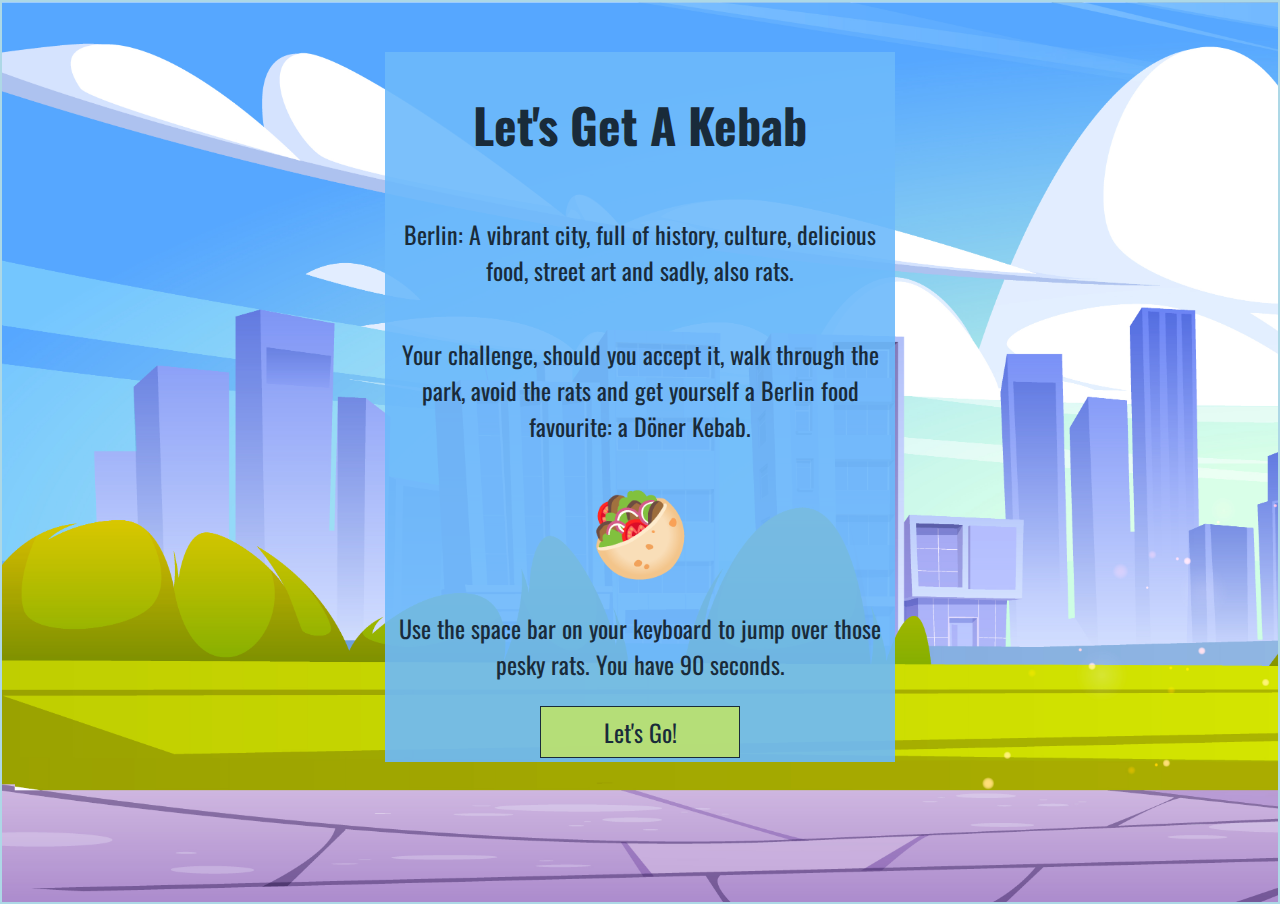
<file: index.html>
<!DOCTYPE html>
<html lang="en">
  <head>
    <meta charset="UTF-8" />
    <meta http-equiv="X-UA-Compatible" content="IE=edge" />
    <meta name="viewport" content="width=device-width, initial-scale=1.0" />
    <title>Let's Get A Kebab</title>
    <link rel="stylesheet" href="./styles/index-style.css" />
    <link rel="preconnect" href="https://fonts.googleapis.com" />
    <link rel="preconnect" href="https://fonts.gstatic.com" crossorigin />
    <link
      href="https://fonts.googleapis.com/css2?family=Alexandria:wght@200&family=Oswald:wght@300;400&display=swap"
      rel="stylesheet"
    />
  </head>
  <body>
    <section id="homepage">
      <div id="gameIntro">
        <h1>Let's Get A Kebab</h1>
        <p id="intro">
          Berlin: A vibrant city, full of history, culture, delicious food,
          street art and sadly, also rats.
        </p>

        <p>
          Your challenge, should you accept it, walk through the park, avoid the
          rats and get yourself a Berlin food favourite: a Döner Kebab.
        </p>
        <span>&#129369;</span>
        <p id="instructions">
          Use the space bar on your keyboard to jump over those pesky rats. You
          have 90 seconds.
        </p>
        <a href="gameboard.html">
          <button id="startBtn">Let's Go!</button>
        </a>
      </div>
    </section>

    <script src="./scripts/main.js"></script>
  </body>
</html>
</file>
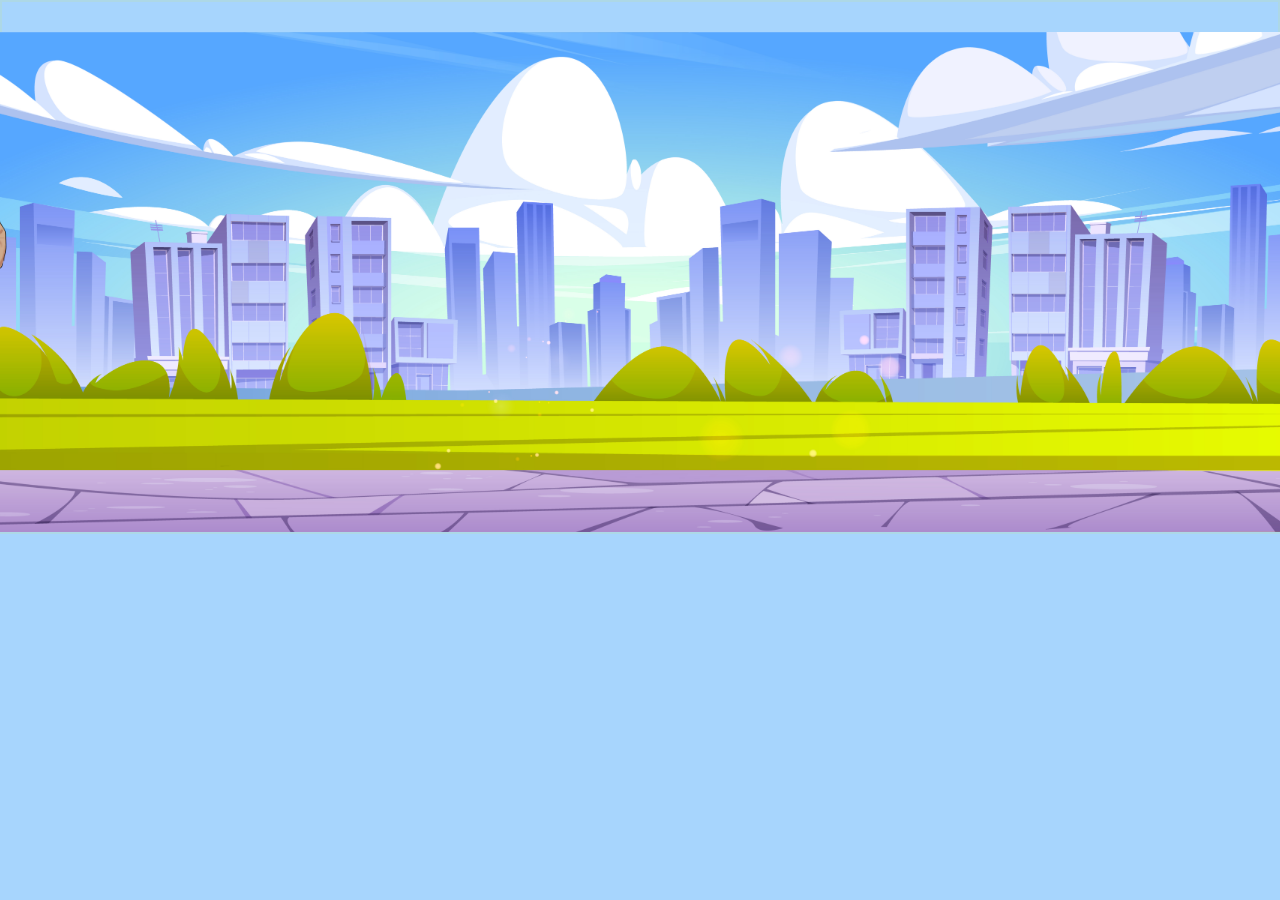
<file: gameboard.html>
<!DOCTYPE html>
<html lang="en">
  <head>
    <meta charset="UTF-8" />
    <meta http-equiv="X-UA-Compatible" content="IE=edge" />
    <meta name="viewport" content="width=device-width, initial-scale=1.0" />
    <title>Walking In Berlin</title>
    <link rel="stylesheet" href="./styles/gameboard-style.css" />
    <link rel="preconnect" href="https://fonts.googleapis.com" />
    <link rel="preconnect" href="https://fonts.gstatic.com" crossorigin />
    <link
      href="https://fonts.googleapis.com/css2?family=Alexandria:wght@200&family=Oswald:wght@300;400&display=swap"
      rel="stylesheet"
    />
  </head>
  <body>
    <section>
      <div id="gameBoard">
        
        <div id="timer"></div>
        <img
          src="./images/tourist2.png"
          alt="Cartoon of casually dressed woman"
          class="tourist"
        />
    
        <div id="gameWin">
            <div>
                <h1>
                    Bravo! <br /> You made it to the Döner Kebab stand! <br /> Guten Appetit!
                </h1>
                <img src="./images/kebab-stand.png" alt="Cartoon of shop keeper at a kebab stand" id="kebabStand">
                <div>
                    <button id="kebabBtn" onclick="window.location.reload()">Get another Kebab!</button>
                    <a href="index.html"><button>Back to Homepage</button></a>
                </div>
            </div>
      </div>

    <div id="gameOver">
        <div>
            <h1>
                Game Over! <br />
                You didn't make it to the Döner Kebab stand
            </h1>
            <img src="./images/rat2.png" alt="Cartoon of a rat">
        </div>
    
        <div>
            <button id="tryAgainBtn" onclick="window.location.reload()">Try Again!</button>
            <a href="index.html"><button>Back to Homepage</button></a>
            
        </div>
    </div>
    </section>

    <script src="./scripts/main.js"></script>
  </body>
</html>
</file>
<file: styles/index-style.css>
@import url("https://fonts.googleapis.com/css2?family=Alexandria:wght@200&family=Oswald:wght@300;400&display=swap");

body {
  padding: 0;
  margin: 0;
  border: 2px solid lightblue;
  font-family: "Oswald", sans-serif;
  height: 100vh;
  color: rgb(25, 43, 58);
}

#homepage {
  background-image: url("../images/park-cityscape.jpg");
  background-repeat: no-repeat;
  background-size: cover;
  height: 100vh;
  font-size: 1.5em;
  text-align: center;
  display: flex;
  justify-content: center;
}

div {
  display: flex;
  flex-direction: column;
  margin-top: 50px;
  padding: 5px;
  width: 500px;
  height: 700px;
  background-color: rgba(109, 185, 251, 0.9);
}

span {
  padding: 0;
  font-size: 80px;
}

#startBtn {
  padding: 7px 20px;
  font-size: 1em;
  background-color: rgba(188, 225, 109, 0.9);
  cursor: pointer;
  border: 1px solid rgb(25, 43, 58);
  color: rgb(25, 43, 58);
  width: 200px;
  font-family: "Oswald", sans-serif;
}

#startBtn:hover {
  background-color: rgb(38, 64, 87, 0.8);
  color: rgb(227, 231, 234);
}
</file>
<file: styles/gameboard-style.css>
@import url("https://fonts.googleapis.com/css2?family=Alexandria:wght@200&family=Oswald:wght@300;400&display=swap");

body {
  padding: 0;
  margin: auto;
  border: 2px solid lightblue;
  font-family: "Alexandria", sans-serif;
  font-family: "Oswald", sans-serif;
  color: rgb(25, 43, 58);
  position: relative;
  background-color: rgba(109, 185, 251, 0.6);
  display: flex;
  justify-content: center;
  align-items: center;
}

#gameBoard {
  position: relative;
  height: 500px;
  width: 1500px;
  background-image: url("../images/park-cityscape.jpg");
  background-size: cover;
}

.tourist {
  height: 300px;
  position: absolute;
  bottom: 0px;
  left: 20px;
  height: 250px;
}

.rat {
  position: absolute;
  bottom: 0px;
}

#timer {
  font-size: 4em;
  margin: 30px;
}

#kebabStand {
  height: 300px;
}

#gameWin {
  display: none;
  position: relative;
  margin: auto;
  z-index: 1;
  color: #192b3a;
  font-size: 2em;
  width: 500px;
  text-align: center;
  background-color: rgba(109, 185, 251, 0.9);
  padding: 10px;
}

button {
  padding: 7px 20px;
  font-size: 0.7em;
  background-color: rgba(188, 225, 109, 0.9);
  cursor: pointer;
  border: 1px solid rgb(25, 43, 58);
  font-family: "Oswald", sans-serif;
}

button:hover {
  background-color: rgb(38, 64, 87, 0.8);
  color: rgb(227, 231, 234);
}

#gameOver {
  display: none;
  position: relative;
  margin: auto;
  z-index: 1;
  font-size: 2em;
  width: 500px;
  text-align: center;
  background-color: rgba(109, 185, 251, 0.9);
  padding: 10px;
}

#gameOver img {
  height: 300px;
}
</file>
